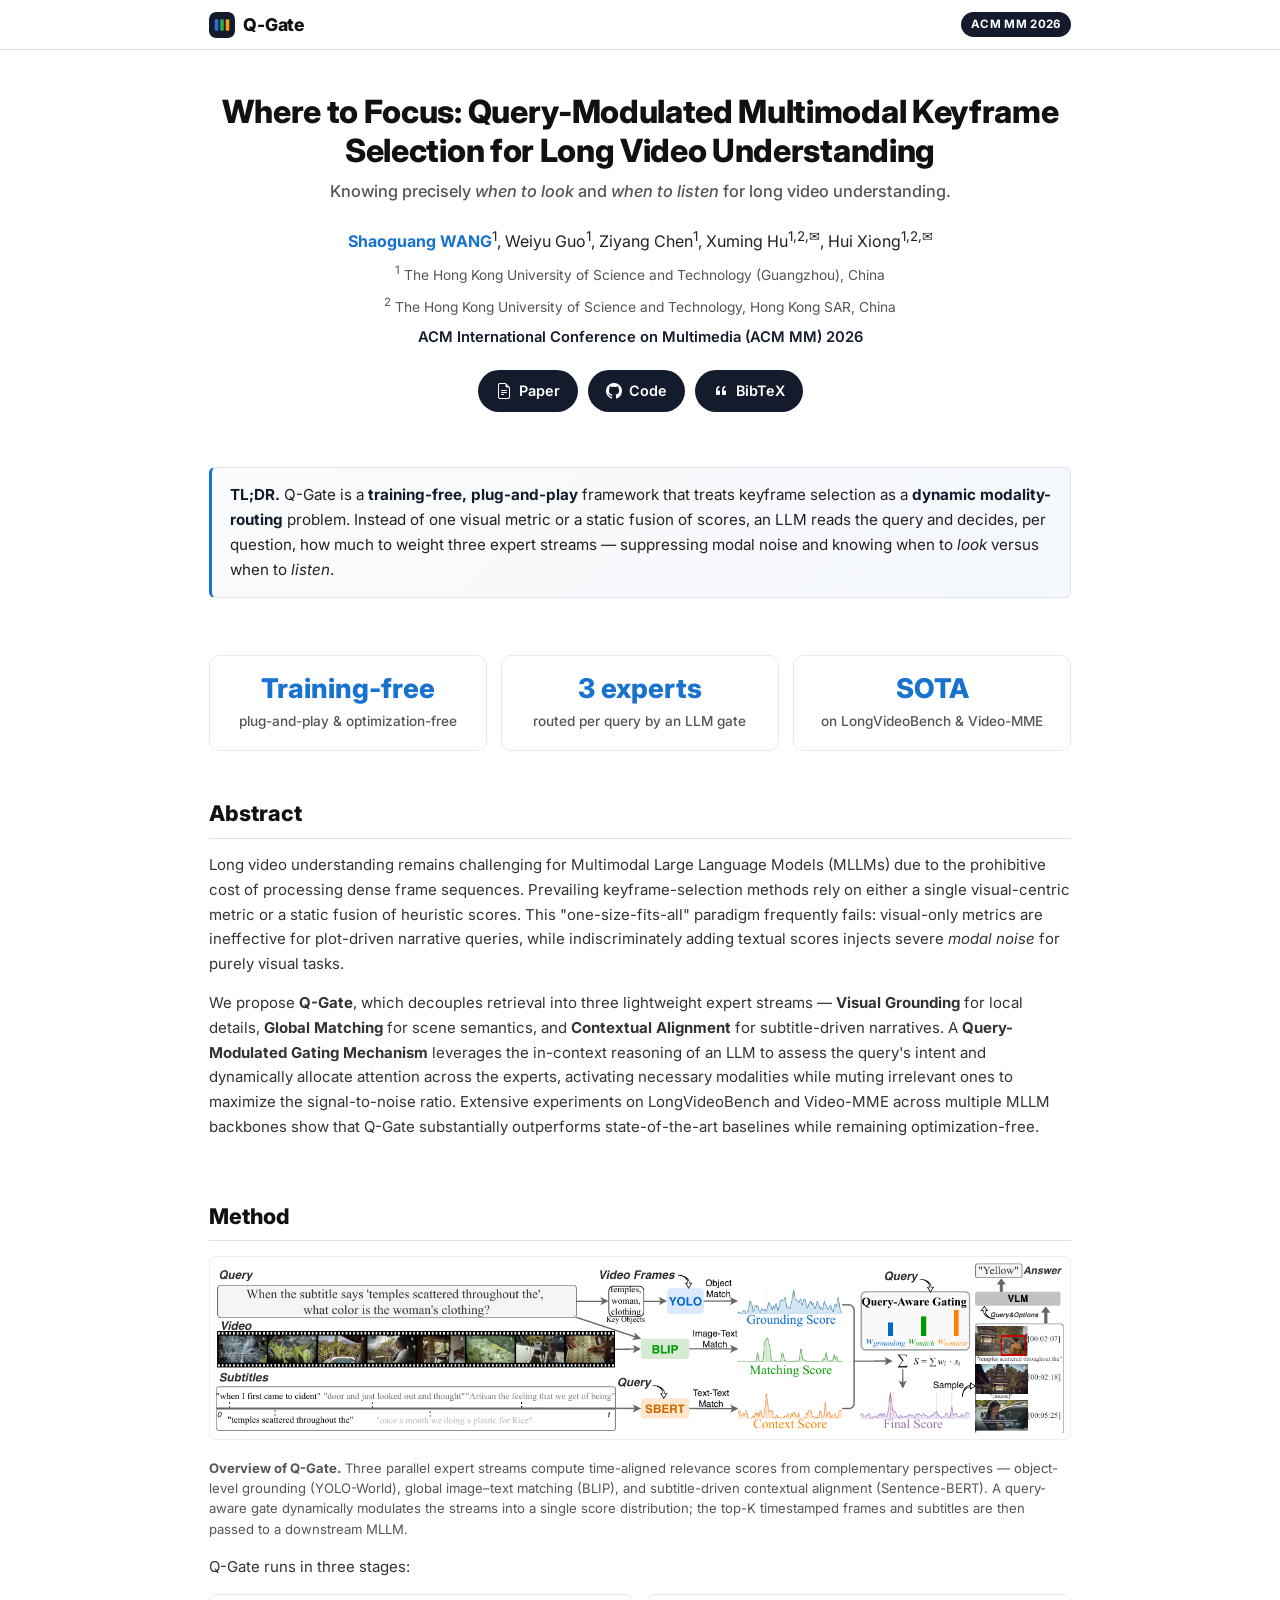
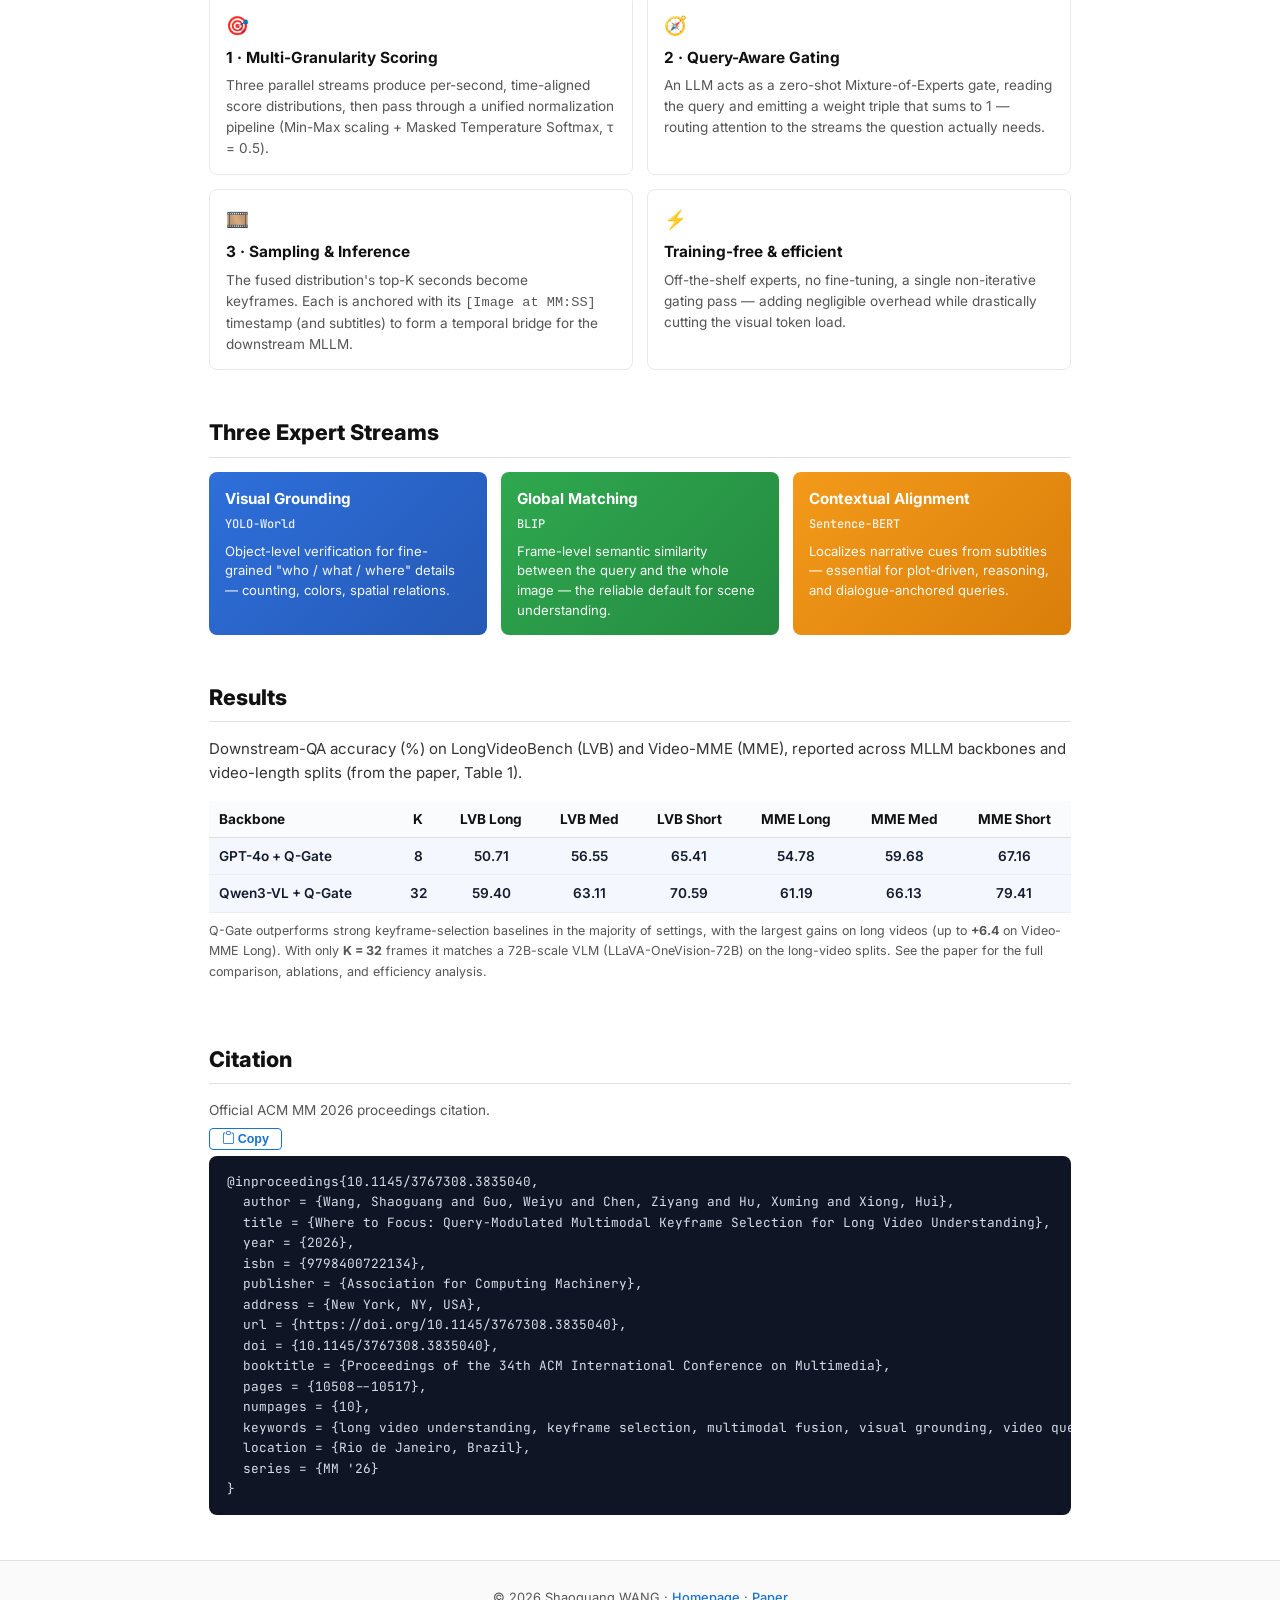
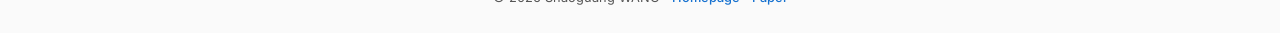
<file: qgate/index.html>
<!DOCTYPE html>
<html lang="en">

<head>
    <meta charset="utf-8" />
    <meta name="viewport" content="width=device-width, initial-scale=1, shrink-to-fit=no" />

    <!-- Primary SEO -->
    <title>Q-Gate: Query-Modulated Multimodal Keyframe Selection for Long Video Understanding | ACM MM 2026</title>
    <meta name="description" content="Q-Gate is a training-free, plug-and-play framework that reframes keyframe selection for long video understanding as a query-modulated modality-routing problem. Accepted to ACM Multimedia 2026." />
    <meta name="author" content="Shaoguang Wang" />
    <meta name="keywords" content="Q-Gate, keyframe selection, long video understanding, multimodal large language models, MLLM, video question answering, query-modulated gating, mixture of experts, ACM MM 2026, Shaoguang Wang" />
    <link rel="canonical" href="https://shaoguangwang.github.io/qgate/" />

    <!-- Open Graph -->
    <meta property="og:type" content="website" />
    <meta property="og:title" content="Q-Gate: Query-Modulated Multimodal Keyframe Selection for Long Video Understanding" />
    <meta property="og:description" content="A training-free, plug-and-play framework that decides, per query, when to look and when to listen — routing attention across three expert streams for long video understanding. ACM MM 2026." />
    <meta property="og:url" content="https://shaoguangwang.github.io/qgate/" />
    <meta property="og:image" content="https://shaoguangwang.github.io/qgate/banner.png" />
    <meta property="og:site_name" content="Shaoguang Wang" />

    <!-- Twitter Card -->
    <meta name="twitter:card" content="summary_large_image" />
    <meta name="twitter:title" content="Q-Gate — Query-Modulated Multimodal Keyframe Selection (ACM MM 2026)" />
    <meta name="twitter:description" content="Training-free keyframe selection as a dynamic modality-routing problem: knowing when to look and when to listen." />
    <meta name="twitter:image" content="https://shaoguangwang.github.io/qgate/banner.png" />

    <!-- Schema.org JSON-LD: ScholarlyArticle -->
    <script type="application/ld+json">
    {
      "@context": "https://schema.org",
      "@type": "ScholarlyArticle",
      "headline": "Where to Focus: Query-Modulated Multimodal Keyframe Selection for Long Video Understanding",
      "author": [
        {"@type": "Person", "name": "Shaoguang Wang"},
        {"@type": "Person", "name": "Weiyu Guo"},
        {"@type": "Person", "name": "Ziyang Chen"},
        {"@type": "Person", "name": "Xuming Hu"},
        {"@type": "Person", "name": "Hui Xiong"}
      ],
      "datePublished": "2026",
      "publisher": {"@type": "Organization", "name": "ACM"},
      "isPartOf": "Proceedings of the 34th ACM International Conference on Multimedia (MM '26)",
      "url": "https://shaoguangwang.github.io/qgate/"
    }
    </script>

    <link rel="icon" type="image/x-icon" href="../static/assets/favicon.ico" />
    <link href="https://cdn.jsdelivr.net/npm/bootstrap-icons@1.5.0/font/bootstrap-icons.css" rel="stylesheet" />
    <link rel="preconnect" href="https://fonts.googleapis.com">
    <link rel="preconnect" href="https://fonts.gstatic.com" crossorigin>
    <link href="https://fonts.googleapis.com/css2?family=Inter:wght@300;400;500;600;700;800&family=JetBrains+Mono:wght@400;500&display=swap" rel="stylesheet">

    <style>
        :root {
            --bg-color: #ffffff;
            --text-main: #222222;
            --text-muted: #555555;
            --heading-color: #111111;
            --accent-color: #1772d0;
            --accent-hover: #f09228;
            --border-color: #e0e0e0;
            --navy: #141b2d;
            --blue: #2e6fdb;
            --green: #2fa84f;
            --orange: #f39a1a;
        }

        * { box-sizing: border-box; }

        html { scroll-behavior: smooth; }

        body {
            background-color: var(--bg-color);
            color: var(--text-main);
            font-family: "Inter", -apple-system, BlinkMacSystemFont, sans-serif;
            line-height: 1.65;
            font-size: 15px;
            margin: 0;
        }

        a { color: var(--accent-color); text-decoration: none; transition: color 0.15s; }
        a:hover { color: var(--accent-hover); }

        .wrap { max-width: 900px; margin: 0 auto; padding: 0 1.2rem; }

        /* ---- Top bar ---- */
        .topbar {
            border-bottom: 1px solid var(--border-color);
            background: #fff;
            position: sticky;
            top: 0;
            z-index: 100;
        }
        .topbar .wrap {
            display: flex;
            align-items: center;
            justify-content: space-between;
            padding-top: 10px;
            padding-bottom: 10px;
        }
        .topbar .brand { display: inline-flex; align-items: center; gap: 8px; font-family: "Inter", sans-serif; font-weight: 800; font-size: 1.1rem; letter-spacing: -0.01em; color: var(--heading-color); }
        .topbar .brand:hover { color: var(--heading-color); }
        .topbar .brand svg { display: block; border-radius: 7px; }
        .authors a.me { color: var(--accent-color); font-weight: 700; }
        .authors a.me:hover { color: var(--accent-hover); }
        .topbar .venue-chip {
            font-size: 0.72rem;
            font-weight: 700;
            letter-spacing: 0.03em;
            color: #fff;
            background: var(--navy);
            padding: 3px 10px;
            border-radius: 20px;
        }

        /* ---- Hero ---- */
        .hero { padding: 2.6rem 0 1.4rem; text-align: center; }
        .hero h1 {
            font-size: 2rem;
            font-weight: 800;
            line-height: 1.22;
            letter-spacing: -0.01em;
            color: var(--heading-color);
            margin: 0 0 0.5rem;
        }
        .hero .subtitle {
            font-size: 1.02rem;
            color: var(--text-muted);
            font-weight: 500;
            margin-bottom: 1.3rem;
        }
        .authors {
            font-size: 1rem;
            color: var(--text-main);
            margin-bottom: 0.35rem;
            line-height: 1.7;
        }
        .authors .me { color: var(--accent-color); font-weight: 700; }
        .affil {
            font-size: 0.86rem;
            color: var(--text-muted);
            margin-bottom: 0.4rem;
        }
        .venue-line {
            font-size: 0.92rem;
            font-weight: 600;
            color: var(--navy);
            margin-bottom: 1.3rem;
        }

        /* ---- Link buttons ---- */
        .links { display: flex; flex-wrap: wrap; gap: 10px; justify-content: center; margin-bottom: 0.4rem; }
        .btn-link {
            display: inline-flex;
            align-items: center;
            gap: 7px;
            font-size: 0.9rem;
            font-weight: 600;
            color: #fff;
            background: var(--navy);
            padding: 8px 18px;
            border-radius: 30px;
            transition: all 0.18s;
        }
        .btn-link:hover { background: var(--accent-color); color: #fff; transform: translateY(-1px); }
        .btn-link.disabled { background: #eef1f5; color: #9aa3af; cursor: default; }
        .btn-link.disabled:hover { transform: none; background: #eef1f5; color: #9aa3af; }
        .btn-link i { font-size: 1rem; }

        /* ---- Sections ---- */
        section { padding: 1.4rem 0; }
        section h2 {
            font-size: 1.35rem;
            font-weight: 800;
            color: var(--heading-color);
            margin: 0 0 0.9rem;
            padding-bottom: 6px;
            border-bottom: 1.5px solid var(--border-color);
        }
        section p { color: #333; margin: 0 0 0.9rem; text-wrap: pretty; }

        .figure { margin: 0.4rem 0 0.6rem; text-align: center; }
        .figure img {
            width: 100%;
            border: 1px solid #eee;
            border-radius: 6px;
            padding: 6px;
            background: #fff;
        }
        .figure figcaption {
            font-size: 0.82rem;
            color: var(--text-muted);
            margin-top: 0.6rem;
            line-height: 1.55;
            text-align: left;
        }

        /* ---- TL;DR callout ---- */
        .tldr {
            background: linear-gradient(135deg, #fafbfc 0%, #f4f7fb 100%);
            border: 1px solid #e1e6ee;
            border-left: 3px solid var(--accent-color);
            border-radius: 6px;
            padding: 0.9rem 1.1rem;
            margin: 0.2rem 0 0.4rem;
            font-size: 0.95rem;
        }
        .tldr strong { color: var(--navy); }

        /* ---- Highlights (big-number strip) ---- */
        .highlights { display: grid; grid-template-columns: repeat(3, 1fr); gap: 0.9rem; margin-top: 0.4rem; }
        .hl { border: 1px solid #e6e9ee; border-radius: 10px; padding: 1.1rem 1rem; background: #fff; text-align: center; transition: all 0.18s; }
        .hl:hover { border-color: var(--accent-color); box-shadow: 0 3px 12px rgba(23,114,208,0.08); transform: translateY(-1px); }
        .hl .num { font-size: 1.7rem; font-weight: 800; color: var(--accent-color); line-height: 1.1; }
        .hl .label { margin-top: 0.4rem; font-size: 0.85rem; color: var(--text-muted); font-weight: 500; }

        /* ---- Highlight cards ---- */
        .cards { display: grid; grid-template-columns: repeat(2, 1fr); gap: 0.9rem; margin-top: 0.4rem; }
        .card {
            border: 1px solid #e6e9ee;
            border-radius: 8px;
            padding: 0.9rem 1rem;
            background: #fff;
            transition: all 0.18s;
        }
        .card:hover { border-color: var(--accent-color); box-shadow: 0 3px 12px rgba(23,114,208,0.08); transform: translateY(-1px); }
        .card .card-icon { font-size: 1.15rem; margin-bottom: 0.3rem; display: block; }
        .card h3 { font-size: 0.96rem; font-weight: 700; color: var(--heading-color); margin: 0 0 0.3rem; }
        .card p { font-size: 0.85rem; color: #555; margin: 0; line-height: 1.55; }

        /* ---- Expert streams ---- */
        .streams { display: grid; grid-template-columns: repeat(3, 1fr); gap: 0.9rem; margin-top: 0.4rem; }
        .stream { border-radius: 8px; padding: 0.9rem 1rem; color: #fff; }
        .stream.blue   { background: linear-gradient(135deg, #2e6fdb 0%, #2559b5 100%); }
        .stream.green  { background: linear-gradient(135deg, #2fa84f 0%, #248a40 100%); }
        .stream.orange { background: linear-gradient(135deg, #f39a1a 0%, #d97e0a 100%); }
        .stream h3 { font-size: 0.95rem; font-weight: 700; margin: 0 0 0.25rem; }
        .stream .model { font-size: 0.75rem; font-weight: 500; opacity: 0.9; font-family: "JetBrains Mono", monospace; margin-bottom: 0.4rem; }
        .stream p { font-size: 0.82rem; color: #fff; opacity: 0.95; margin: 0; line-height: 1.5; }

        /* ---- Results table ---- */
        .table-scroll { overflow-x: auto; margin-top: 0.3rem; }
        table.results {
            border-collapse: collapse;
            width: 100%;
            font-size: 0.85rem;
            min-width: 560px;
        }
        table.results th, table.results td {
            padding: 7px 10px;
            text-align: center;
            border-bottom: 1px solid #eee;
        }
        table.results thead th {
            font-weight: 700;
            color: var(--heading-color);
            border-bottom: 1.5px solid var(--border-color);
            background: #fafbfc;
        }
        table.results td:first-child, table.results th:first-child { text-align: left; }
        table.results tr.ours { background: #f4f8fe; font-weight: 600; }
        table.results tr.ours td { color: var(--navy); }
        .tbl-note { font-size: 0.78rem; color: var(--text-muted); margin-top: 0.5rem; }

        /* ---- BibTeX ---- */
        pre.bibtex {
            background: #0f1524;
            color: #d7dce8;
            border-radius: 8px;
            padding: 1rem 1.1rem;
            font-family: "JetBrains Mono", monospace;
            font-size: 0.8rem;
            line-height: 1.6;
            overflow-x: auto;
            margin: 0.4rem 0;
        }
        .copy-row { display: flex; align-items: center; gap: 10px; margin-bottom: 0.4rem; }
        .copy-btn {
            font-size: 0.78rem;
            font-weight: 600;
            color: var(--accent-color);
            background: transparent;
            border: 1px solid var(--accent-color);
            border-radius: 4px;
            padding: 3px 12px;
            cursor: pointer;
            transition: all 0.15s;
        }
        .copy-btn:hover { background: var(--accent-color); color: #fff; }

        /* ---- Footer ---- */
        footer {
            border-top: 1px solid var(--border-color);
            background: #fafafa;
            text-align: center;
            padding: 1.6rem 0;
            font-size: 0.8rem;
            color: var(--text-muted);
            margin-top: 1rem;
        }
        footer a { font-weight: 500; }

        @media (max-width: 720px) {
            .hero h1 { font-size: 1.5rem; }
            .cards, .streams, .highlights { grid-template-columns: 1fr; }
        }
    </style>
</head>

<body>

    <!-- Top bar -->
    <div class="topbar">
        <div class="wrap">
            <a class="brand" href="./"><svg width="26" height="26" viewBox="0 0 32 32" fill="none" xmlns="http://www.w3.org/2000/svg" aria-hidden="true"><rect width="32" height="32" rx="7" fill="#141b2d"/><rect x="7" y="9" width="4.5" height="14" rx="1.6" fill="#2e6fdb"/><rect x="13.75" y="9" width="4.5" height="14" rx="1.6" fill="#2fa84f"/><rect x="20.5" y="9" width="4.5" height="14" rx="1.6" fill="#f39a1a"/></svg>Q-Gate</a>
            <span class="venue-chip">ACM MM 2026</span>
        </div>
    </div>

    <!-- Hero -->
    <header class="hero">
        <div class="wrap">
            <h1>Where to Focus: Query-Modulated Multimodal Keyframe Selection for Long Video Understanding</h1>
            <div class="subtitle">Knowing precisely <em>when to look</em> and <em>when to listen</em> for long video understanding.</div>

            <div class="authors">
                <a class="me" href="../" title="Back to homepage">Shaoguang WANG</a><sup>1</sup>, Weiyu Guo<sup>1</sup>, Ziyang Chen<sup>1</sup>, Xuming Hu<sup>1,2,&#9993;</sup>, Hui Xiong<sup>1,2,&#9993;</sup>
            </div>
            <div class="affil"><sup>1</sup>&nbsp;The Hong Kong University of Science and Technology (Guangzhou), China</div>
            <div class="affil"><sup>2</sup>&nbsp;The Hong Kong University of Science and Technology, Hong Kong SAR, China</div>
            <div class="venue-line">ACM International Conference on Multimedia (ACM MM) 2026</div>

            <div class="links">
                <a class="btn-link" href="https://dl.acm.org/doi/10.1145/3767308.3835040" target="_blank" rel="noopener"><i class="bi bi-file-earmark-text"></i> Paper</a>
                <a class="btn-link" href="https://github.com/shaoguangwang/Q_Gate" target="_blank" rel="noopener"><i class="bi bi-github"></i> Code</a>
                <a class="btn-link" href="#citation"><i class="bi bi-quote"></i> BibTeX</a>
            </div>
        </div>
    </header>

    <div class="wrap">

        <!-- TL;DR -->
        <section id="tldr">
            <div class="tldr">
                <strong>TL;DR.</strong> Q-Gate is a <strong>training-free, plug-and-play</strong> framework that treats
                keyframe selection as a <strong>dynamic modality-routing</strong> problem. Instead of one visual metric or a
                static fusion of scores, an LLM reads the query and decides, per question, how much to weight three expert
                streams — suppressing modal noise and knowing when to <em>look</em> versus when to <em>listen</em>.
            </div>
        </section>

        <!-- Highlights -->
        <section id="highlights">
            <div class="highlights">
                <div class="hl"><div class="num">Training-free</div><div class="label">plug-and-play &amp; optimization-free</div></div>
                <div class="hl"><div class="num">3 experts</div><div class="label">routed per query by an LLM gate</div></div>
                <div class="hl"><div class="num">SOTA</div><div class="label">on LongVideoBench &amp; Video-MME</div></div>
            </div>
        </section>

        <!-- Abstract -->
        <section id="abstract">
            <h2>Abstract</h2>
            <p>
                Long video understanding remains challenging for Multimodal Large Language Models (MLLMs) due to the
                prohibitive cost of processing dense frame sequences. Prevailing keyframe-selection methods rely on either a
                single visual-centric metric or a static fusion of heuristic scores. This "one-size-fits-all" paradigm
                frequently fails: visual-only metrics are ineffective for plot-driven narrative queries, while
                indiscriminately adding textual scores injects severe <em>modal noise</em> for purely visual tasks.
            </p>
            <p>
                We propose <strong>Q-Gate</strong>, which decouples retrieval into three lightweight expert streams —
                <strong>Visual Grounding</strong> for local details, <strong>Global Matching</strong> for scene semantics, and
                <strong>Contextual Alignment</strong> for subtitle-driven narratives. A <strong>Query-Modulated Gating
                Mechanism</strong> leverages the in-context reasoning of an LLM to assess the query's intent and dynamically
                allocate attention across the experts, activating necessary modalities while muting irrelevant ones to
                maximize the signal-to-noise ratio. Extensive experiments on LongVideoBench and Video-MME across multiple
                MLLM backbones show that Q-Gate substantially outperforms state-of-the-art baselines while remaining
                optimization-free.
            </p>
        </section>

        <!-- Method figure -->
        <section id="method">
            <h2>Method</h2>
            <figure class="figure">
                <img src="framework.png" alt="Q-Gate framework overview" />
                <figcaption>
                    <strong>Overview of Q-Gate.</strong> Three parallel expert streams compute time-aligned relevance scores
                    from complementary perspectives — object-level grounding (YOLO-World), global image–text matching (BLIP),
                    and subtitle-driven contextual alignment (Sentence-BERT). A query-aware gate dynamically modulates the
                    streams into a single score distribution; the top-K timestamped frames and subtitles are then passed to a
                    downstream MLLM.
                </figcaption>
            </figure>

            <p style="margin-top:1rem;">Q-Gate runs in three stages:</p>
            <div class="cards">
                <div class="card">
                    <span class="card-icon">🎯</span>
                    <h3>1 · Multi-Granularity Scoring</h3>
                    <p>Three parallel streams produce per-second, time-aligned score distributions, then pass through a unified normalization pipeline (Min-Max scaling + Masked Temperature Softmax, τ = 0.5).</p>
                </div>
                <div class="card">
                    <span class="card-icon">🧭</span>
                    <h3>2 · Query-Aware Gating</h3>
                    <p>An LLM acts as a zero-shot Mixture-of-Experts gate, reading the query and emitting a weight triple that sums to 1 — routing attention to the streams the question actually needs.</p>
                </div>
                <div class="card">
                    <span class="card-icon">🎞️</span>
                    <h3>3 · Sampling &amp; Inference</h3>
                    <p>The fused distribution's top-K seconds become keyframes. Each is anchored with its <code>[Image at MM:SS]</code> timestamp (and subtitles) to form a temporal bridge for the downstream MLLM.</p>
                </div>
                <div class="card">
                    <span class="card-icon">⚡</span>
                    <h3>Training-free &amp; efficient</h3>
                    <p>Off-the-shelf experts, no fine-tuning, a single non-iterative gating pass — adding negligible overhead while drastically cutting the visual token load.</p>
                </div>
            </div>
        </section>

        <!-- Expert streams -->
        <section id="streams">
            <h2>Three Expert Streams</h2>
            <div class="streams">
                <div class="stream blue">
                    <h3>Visual Grounding</h3>
                    <div class="model">YOLO-World</div>
                    <p>Object-level verification for fine-grained "who / what / where" details — counting, colors, spatial relations.</p>
                </div>
                <div class="stream green">
                    <h3>Global Matching</h3>
                    <div class="model">BLIP</div>
                    <p>Frame-level semantic similarity between the query and the whole image — the reliable default for scene understanding.</p>
                </div>
                <div class="stream orange">
                    <h3>Contextual Alignment</h3>
                    <div class="model">Sentence-BERT</div>
                    <p>Localizes narrative cues from subtitles — essential for plot-driven, reasoning, and dialogue-anchored queries.</p>
                </div>
            </div>
        </section>

        <!-- Results -->
        <section id="results">
            <h2>Results</h2>
            <p>Downstream-QA accuracy (%) on LongVideoBench (LVB) and Video-MME (MME), reported across MLLM backbones and video-length splits (from the paper, Table 1).</p>
            <div class="table-scroll">
                <table class="results">
                    <thead>
                        <tr>
                            <th>Backbone</th><th>K</th>
                            <th>LVB&nbsp;Long</th><th>LVB&nbsp;Med</th><th>LVB&nbsp;Short</th>
                            <th>MME&nbsp;Long</th><th>MME&nbsp;Med</th><th>MME&nbsp;Short</th>
                        </tr>
                    </thead>
                    <tbody>
                        <tr class="ours"><td>GPT-4o + Q-Gate</td><td>8</td><td>50.71</td><td>56.55</td><td>65.41</td><td>54.78</td><td>59.68</td><td>67.16</td></tr>
                        <tr class="ours"><td>Qwen3-VL + Q-Gate</td><td>32</td><td>59.40</td><td>63.11</td><td>70.59</td><td>61.19</td><td>66.13</td><td>79.41</td></tr>
                    </tbody>
                </table>
            </div>
            <p class="tbl-note">
                Q-Gate outperforms strong keyframe-selection baselines in the majority of settings, with the largest gains on
                long videos (up to <strong>+6.4</strong> on Video-MME Long). With only <strong>K = 32</strong> frames it
                matches a 72B-scale VLM (LLaVA-OneVision-72B) on the long-video splits. See the paper for the full
                comparison, ablations, and efficiency analysis.
            </p>
        </section>

        <!-- Citation -->
        <section id="citation">
            <h2>Citation</h2>
            <div class="copy-row">
                <span style="font-size:0.85rem;color:#555;">Official ACM MM 2026 proceedings citation.</span>
            </div>
            <div class="copy-row">
                <button class="copy-btn" id="copyBib"><i class="bi bi-clipboard"></i> Copy</button>
            </div>
<pre class="bibtex" id="bibtex">@inproceedings{10.1145/3767308.3835040,
  author = {Wang, Shaoguang and Guo, Weiyu and Chen, Ziyang and Hu, Xuming and Xiong, Hui},
  title = {Where to Focus: Query-Modulated Multimodal Keyframe Selection for Long Video Understanding},
  year = {2026},
  isbn = {9798400722134},
  publisher = {Association for Computing Machinery},
  address = {New York, NY, USA},
  url = {https://doi.org/10.1145/3767308.3835040},
  doi = {10.1145/3767308.3835040},
  booktitle = {Proceedings of the 34th ACM International Conference on Multimedia},
  pages = {10508--10517},
  numpages = {10},
  keywords = {long video understanding, keyframe selection, multimodal fusion, visual grounding, video question answering},
  location = {Rio de Janeiro, Brazil},
  series = {MM '26}
}</pre>
        </section>

    </div>

    <footer>
        <div class="wrap">
            &copy; <span id="year"></span> Shaoguang WANG ·
            <a href="../">Homepage</a> ·
            <a href="https://dl.acm.org/doi/10.1145/3767308.3835040" target="_blank" rel="noopener">Paper</a>
        </div>
    </footer>

    <script>
        document.getElementById('year').textContent = new Date().getFullYear();
        var btn = document.getElementById('copyBib');
        if (btn) {
            btn.addEventListener('click', function () {
                var txt = document.getElementById('bibtex').innerText;
                navigator.clipboard.writeText(txt).then(function () {
                    btn.innerHTML = '<i class="bi bi-check2"></i> Copied';
                    setTimeout(function () { btn.innerHTML = '<i class="bi bi-clipboard"></i> Copy'; }, 1800);
                });
            });
        }
    </script>

</body>

</html>
</file>
